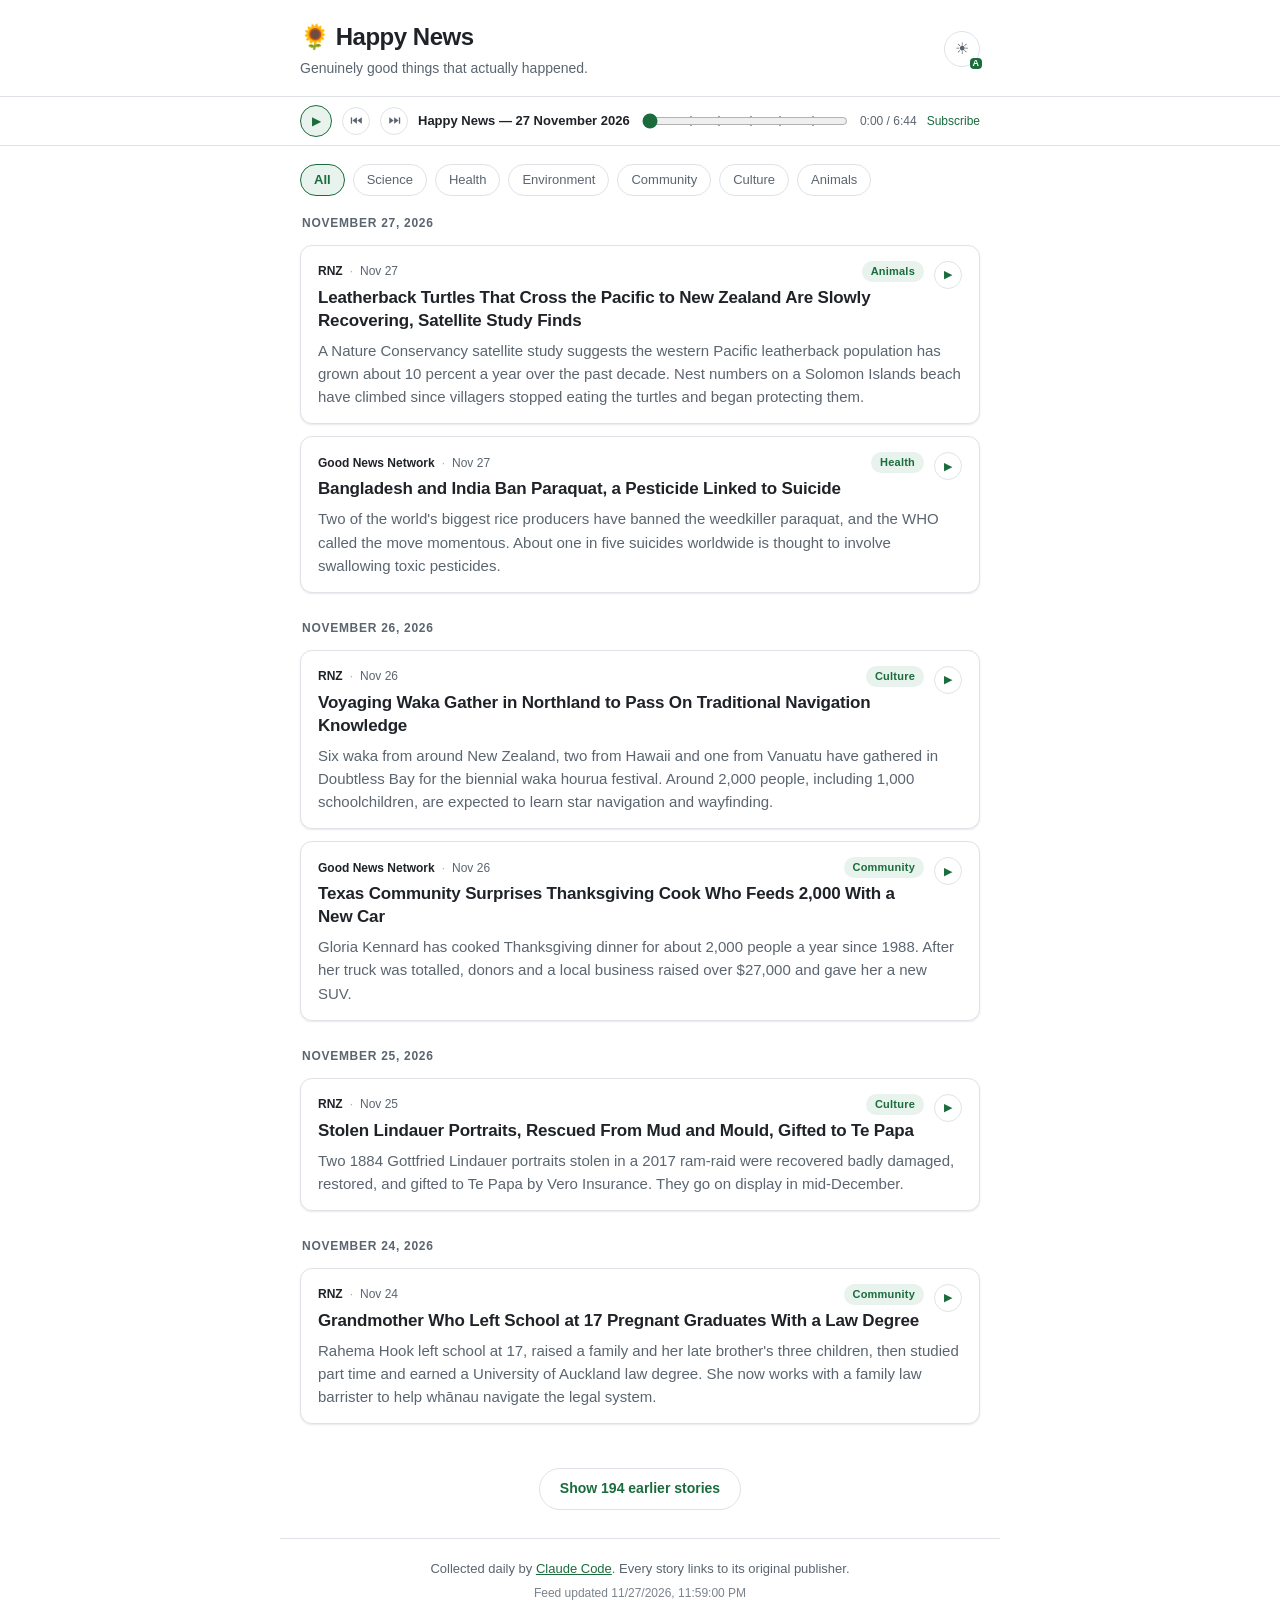
<file: index.html>
<!doctype html>
<html lang="en">
<head>
  <meta charset="utf-8">
  <meta name="viewport" content="width=device-width, initial-scale=1">
  <title>Happy News</title>
  <meta name="description" content="A daily feed of genuinely good news, collected automatically.">
  <link rel="icon" href="data:image/svg+xml,<svg xmlns='http://www.w3.org/2000/svg' viewBox='0 0 100 100'><text y='.9em' font-size='90'>🌻</text></svg>">
  <link rel="alternate" type="application/rss+xml" title="Happy News podcast" href="podcast.xml">
  <link rel="stylesheet" href="css/styles.css">
  <!-- Applies a saved theme choice before first paint so there's no flash. -->
  <script>
    (function () {
      try {
        var t = localStorage.getItem('theme');
        if (t === 'light' || t === 'dark') document.documentElement.setAttribute('data-theme', t);
      } catch (e) {}
    })();
  </script>
</head>
<body>
  <header class="masthead">
    <div class="masthead-inner">
      <div class="masthead-text">
        <h1><span aria-hidden="true">🌻</span> Happy News</h1>
        <p class="tagline">Genuinely good things that actually happened.</p>
      </div>
      <button class="theme-toggle" id="theme-toggle" type="button"
              aria-label="Switch theme"><span class="glyph" aria-hidden="true">◐</span><span class="auto-badge" aria-hidden="true">A</span></button>
    </div>
  </header>

  <!-- Revealed by js/episode.js only when there's an episode to play. -->
  <div class="player" id="player" hidden>
    <div class="player-inner">
      <button class="player-toggle" id="player-toggle" type="button"
              aria-label="Play the digest" aria-pressed="false"><span class="glyph">▶</span></button>
      <!-- Inline SVG, not ⏮/⏭: iOS renders those codepoints as full-colour
           Apple emoji, which ignores currentColor and looks boxed in the button. -->
      <button class="player-skip" id="player-prev" type="button"
              aria-label="Previous story"><svg class="icon" viewBox="0 0 16 16" aria-hidden="true">
          <path d="M14.5 4v8L9 8l5.5-4Z"/><path d="M8.5 4v8L3 8l5.5-4Z"/><rect x="1" y="4" width="1.6" height="8" rx=".7"/>
        </svg></button>
      <button class="player-skip" id="player-next" type="button"
              aria-label="Next story"><svg class="icon" viewBox="0 0 16 16" aria-hidden="true">
          <path d="M1.5 4v8L7 8 1.5 4Z"/><path d="M7.5 4v8L13 8 7.5 4Z"/><rect x="13.4" y="4" width="1.6" height="8" rx=".7"/>
        </svg></button>
      <span class="player-title" id="player-title"></span>
      <!-- The ticks layer marks where each story starts; js/episode.js fills it. -->
      <div class="player-track" id="player-track">
        <input class="player-seek" id="player-seek" type="range"
               min="0" max="0" value="0" step="1" aria-label="Seek">
        <div class="player-ticks" id="player-ticks" aria-hidden="true"></div>
      </div>
      <span class="player-time" id="player-time">0:00</span>
      <a class="player-rss" href="podcast.xml" title="Subscribe in a podcast app">Subscribe</a>
      <audio id="player-audio" preload="none"></audio>
    </div>
  </div>

  <!-- Shown by js/episode.js while the playing story is scrolled off screen. -->
  <button class="player-jump" id="player-jump" type="button" hidden
          aria-label="Scroll to the playing story"><span class="glyph">↓</span> Now playing</button>

  <nav class="filters" id="filters" aria-label="Filter by category"></nav>

  <main id="feed" class="feed" aria-live="polite">
    <p class="state">Loading the good news…</p>
  </main>

  <!-- Revealed by js/feed.js when there are older stories held back. -->
  <div class="more-wrap">
    <button class="more" id="more" type="button" hidden></button>
  </div>

  <footer class="footer">
    <p>
      Collected daily by <a href="https://claude.com/claude-code">Claude Code</a>.
      Every story links to its original publisher.
    </p>
    <p id="updated" class="updated"></p>
  </footer>

  <script src="js/theme.js"></script>
  <script src="js/episode.js"></script>
  <script src="js/feed.js"></script>
</body>
</html>
</file>
<file: css/styles.css>
:root {
  --bg: #ffffff;
  --surface: #ffffff;
  --surface-hover: #f7f9fc;
  --border: #dfe3e8;
  --text: #1f2328;
  --text-muted: #5b6570;
  --accent: #1a6c3d;
  --accent-soft: #e7f3ec;
  --shadow: 0 1px 2px rgba(16, 24, 40, .06), 0 1px 3px rgba(16, 24, 40, .04);
  --shadow-hover: 0 4px 10px rgba(16, 24, 40, .10);
  --radius: 12px;
  --maxw: 720px;
}

/* ---------- theme ----------
   Light is the default. The dark palette applies either when the OS asks for
   it (and the user hasn't overridden it) or when js/theme.js has stamped
   data-theme="dark" on <html>. The two selectors below are kept identical —
   edit both. */

:root[data-theme="dark"] {
  --bg: #14171a;
  --surface: #1c2024;
  --surface-hover: #232830;
  --border: #2f353d;
  --text: #e8eaed;
  --text-muted: #9aa4b0;
  --accent: #6ee7a0;
  --accent-soft: #1d3327;
  --shadow: none;
  --shadow-hover: 0 4px 12px rgba(0, 0, 0, .35);
}

@media (prefers-color-scheme: dark) {
  :root:not([data-theme="light"]) {
    --bg: #14171a;
    --surface: #1c2024;
    --surface-hover: #232830;
    --border: #2f353d;
    --text: #e8eaed;
    --text-muted: #9aa4b0;
    --accent: #6ee7a0;
    --accent-soft: #1d3327;
    --shadow: none;
    --shadow-hover: 0 4px 12px rgba(0, 0, 0, .35);
  }
}

/* Tell the browser which palette is active so form controls, scrollbars and
   the range input follow. */
:root { color-scheme: light; }
:root[data-theme="dark"] { color-scheme: dark; }
@media (prefers-color-scheme: dark) {
  :root:not([data-theme="light"]) { color-scheme: dark; }
}

* { box-sizing: border-box; }

body {
  margin: 0;
  background: var(--bg);
  color: var(--text);
  font: 16px/1.55 -apple-system, BlinkMacSystemFont, "Segoe UI", Roboto,
        "Helvetica Neue", Arial, sans-serif;
  -webkit-font-smoothing: antialiased;
}

a { color: inherit; }

/* ---------- masthead ---------- */

.masthead {
  border-bottom: 1px solid var(--border);
  background: var(--surface);
  position: sticky;
  top: 0;
  z-index: 10;
}

/* Scrolls away on phones — the content gets the screen, not the chrome. */
@media (max-width: 640px) {
  .masthead { position: static; }
}

.masthead-inner {
  max-width: var(--maxw);
  margin: 0 auto;
  padding: 18px 20px 16px;
  display: flex;
  align-items: center;
  justify-content: space-between;
  gap: 12px;
}

.masthead-text { min-width: 0; }

/* ---------- theme toggle ----------
   Cycles auto → light → dark (js/theme.js). The glyph shows the *current*
   effective scheme; the title says what a tap will do. */

.theme-toggle {
  flex: 0 0 auto;
  width: 36px;
  height: 36px;
  border-radius: 999px;
  border: 1px solid var(--border);
  background: var(--surface);
  color: var(--text-muted);
  font: inherit;
  font-size: 1rem;
  line-height: 1;
  display: inline-flex;
  align-items: center;
  justify-content: center;
  cursor: pointer;
  transition: background .15s, color .15s, border-color .15s;
}

.theme-toggle:hover {
  background: var(--accent-soft);
  border-color: var(--accent);
  color: var(--accent);
}

.theme-toggle:focus-visible {
  outline: 2px solid var(--accent);
  outline-offset: 2px;
}

/* A small "A" badge marks the auto (follow-the-OS) state. */
.theme-toggle .auto-badge {
  position: absolute;
  right: -3px;
  bottom: -3px;
  font-size: .5625rem;
  font-weight: 700;
  line-height: 1;
  padding: 1px 3px;
  border-radius: 4px;
  background: var(--accent);
  color: var(--bg);
  display: none;
}

.theme-toggle { position: relative; }
.theme-toggle[data-mode="auto"] .auto-badge { display: block; }

.masthead h1 {
  margin: 0;
  font-size: 1.5rem;
  letter-spacing: -.02em;
}

.tagline {
  margin: 3px 0 0;
  color: var(--text-muted);
  font-size: .875rem;
}

/* ---------- audio player ----------
   Built entirely from the custom properties above, so the dark-mode block at the
   top of this file restyles it with no extra rules. */

.player {
  position: sticky;
  /* Sits under the masthead (z-index 10), which is opaque, so on desktop it
     tucks beneath rather than colliding with it. */
  top: 0;
  z-index: 9;
  background: var(--surface);
  border-bottom: 1px solid var(--border);
}

/* The hidden attribute must win over the flex display below. */
.player[hidden] { display: none; }

.player-inner {
  max-width: var(--maxw);
  margin: 0 auto;
  padding: 8px 20px;
  display: flex;
  align-items: center;
  gap: 10px;
}

.player-toggle {
  flex: 0 0 auto;
  width: 32px;
  height: 32px;
  border-radius: 999px;
  border: 1px solid var(--accent);
  background: var(--accent-soft);
  color: var(--accent);
  font: inherit;
  font-size: .75rem;
  line-height: 1;
  cursor: pointer;
}

/* ---------- progress ring ----------
   An SVG circle laid over the round play buttons. Its dash offset is set by
   js/episode.js as playback advances, so the arc sweeps clockwise from 12
   o'clock like an App Store download. The glyph sits above it. */

.player-toggle,
.card-play {
  position: relative;
  padding: 0;
  display: inline-flex;
  align-items: center;
  justify-content: center;
}

.player-toggle .glyph,
.card-play .glyph {
  position: relative;
  z-index: 1;
}

.ring {
  position: absolute;
  /* Percentages resolve against the padding box, so -1px / +2px grows the ring
     back out over the 1px border: the stroke (8/100 of the width) then sits
     right on the button's edge. */
  inset: -1px;
  width: calc(100% + 2px);
  height: calc(100% + 2px);
  transform: rotate(-90deg);
  pointer-events: none;
}

.ring circle {
  fill: none;
  stroke-width: 8;
}

.ring-track { stroke: var(--border); opacity: 0; }

.ring-fill {
  stroke: var(--accent);
  stroke-linecap: round;
  opacity: 0;
  transition: stroke-dashoffset .25s linear, opacity .2s;
}

/* Only the button that's actually sounding shows a ring. */
.has-progress .ring-track { opacity: .6; }
.has-progress .ring-fill { opacity: 1; }
.card-play.has-progress,
.player-toggle.has-progress { border-color: transparent; }

.player-title {
  flex: 0 1 auto;
  font-size: .8125rem;
  font-weight: 600;
  white-space: nowrap;
  overflow: hidden;
  text-overflow: ellipsis;
}

/* Skip-to-story buttons. Bordered so they read as buttons rather than loose
   glyphs, but in grey against the transport's accent ring: same treatment as
   .card-play, which keeps play the obviously primary control. */
.player-skip {
  flex: 0 0 auto;
  width: 28px;
  height: 28px;
  padding: 0;
  display: inline-flex;
  align-items: center;
  justify-content: center;
  border: 1px solid var(--border);
  border-radius: 999px;
  background: var(--surface);
  color: var(--text-muted);
  font: inherit;
  line-height: 1;
  cursor: pointer;
}

/* Sized here rather than by font-size: the icons are SVG, so they take their
   fill from the button's colour and stay monochrome on every platform. */
.player-skip .icon {
  width: 13px;
  height: 13px;
  fill: currentColor;
  display: block;
}

.player-skip:hover {
  border-color: var(--accent);
  color: var(--accent);
  background: var(--accent-soft);
}

/* ---------- scrubber ----------
   The range input and the chapter ticks are stacked in one box: the ticks sit
   under the thumb but over the track, and pass clicks through to the input so
   the whole bar stays draggable. */
.player-track {
  position: relative;
  flex: 1 1 auto;
  min-width: 60px;
  display: flex;
  align-items: center;
}

.player-seek {
  flex: 1 1 auto;
  width: 100%;
  min-width: 0;
  accent-color: var(--accent);
  position: relative;
  z-index: 1;
}

.player-ticks {
  position: absolute;
  /* Inset by half a thumb so a tick lines up with where the thumb's centre
     lands at that time — the track is shorter than the element by one thumb. */
  left: 7px;
  right: 7px;
  top: 50%;
  height: 10px;
  transform: translateY(-50%);
  pointer-events: none;
}

.player-ticks .tick {
  position: absolute;
  top: 0;
  width: 2px;
  height: 100%;
  margin-left: -1px;
  border-radius: 1px;
  /* Outlined in the bar's own background so a tick stays legible against both
     halves of the track — the accent-filled played portion and the grey rest. */
  background: var(--text-muted);
  box-shadow: 0 0 0 1px var(--surface);
  opacity: .8;
}

.player-time {
  flex: 0 0 auto;
  font-size: .75rem;
  color: var(--text-muted);
  font-variant-numeric: tabular-nums;
}

.player-rss {
  flex: 0 0 auto;
  font-size: .75rem;
  color: var(--accent);
  text-decoration: none;
}

.player-rss:hover { text-decoration: underline; }

/* Per-story play button. Floated right like .thumb so the summary wraps beside
   it rather than leaving a gap. */
.card-play {
  float: right;
  margin: 0 0 6px 10px;
  width: 28px;
  height: 28px;
  border-radius: 999px;
  border: 1px solid var(--border);
  background: var(--surface);
  color: var(--accent);
  font: inherit;
  font-size: .6875rem;
  line-height: 1;
  cursor: pointer;
}

.card-play:hover { border-color: var(--accent); background: var(--accent-soft); }

.card.is-playing { border-color: var(--accent); }
.card.is-playing .card-play { background: var(--accent-soft); }

/* ---------- "jump to the playing story" arrow ----------
   A floating pill that appears when the playing card has scrolled out of
   view. Its arrow points toward the card; tapping it scrolls there. */

.player-jump {
  position: fixed;
  left: 50%;
  transform: translateX(-50%);
  /* Under the sticky masthead + player bar on desktop. */
  top: 146px;
  z-index: 12;
  display: inline-flex;
  align-items: center;
  gap: 6px;
  padding: 7px 14px 7px 11px;
  border-radius: 999px;
  border: 1px solid var(--accent);
  background: var(--accent);
  color: #fff;
  font: inherit;
  font-size: .8125rem;
  font-weight: 600;
  line-height: 1;
  box-shadow: var(--shadow-hover);
  cursor: pointer;
  animation: jump-in .2s ease-out;
}

.player-jump[hidden] { display: none; }

.player-jump .glyph { font-size: 1rem; }

/* Point from the bottom edge when the story is below the fold. */
.player-jump[data-dir="down"] {
  top: auto;
  bottom: 24px;
}

:root[data-theme="dark"] .player-jump { color: #0f1a13; }
@media (prefers-color-scheme: dark) {
  :root:not([data-theme="light"]) .player-jump { color: #0f1a13; }
}

@keyframes jump-in {
  from { opacity: 0; transform: translateX(-50%) scale(.9); }
  to   { opacity: 1; transform: translateX(-50%) scale(1); }
}

/* ---------- category filters ---------- */

.filters {
  max-width: var(--maxw);
  margin: 18px auto 0;
  padding: 0 20px;
  display: flex;
  flex-wrap: wrap;
  gap: 8px;
}

.filters button {
  font: inherit;
  font-size: .8125rem;
  padding: 5px 13px;
  border-radius: 999px;
  border: 1px solid var(--border);
  background: var(--surface);
  color: var(--text-muted);
  cursor: pointer;
  transition: background .15s, color .15s, border-color .15s;
}

.filters button:hover { background: var(--surface-hover); }

.filters button[aria-pressed="true"] {
  background: var(--accent-soft);
  border-color: var(--accent);
  color: var(--accent);
  font-weight: 600;
}

/* ---------- feed ---------- */

.feed {
  max-width: var(--maxw);
  margin: 0 auto;
  padding: 18px 20px 40px;
  display: flex;
  flex-direction: column;
  gap: 12px;
}

.card {
  display: block;
  text-decoration: none;
  color: inherit;
  background: var(--surface);
  border: 1px solid var(--border);
  border-radius: var(--radius);
  padding: 15px 17px;
  box-shadow: var(--shadow);
  transition: box-shadow .15s, border-color .15s, transform .15s;
}

.card:hover {
  border-color: var(--accent);
  box-shadow: var(--shadow-hover);
  transform: translateY(-1px);
}

.card:focus-visible {
  outline: 2px solid var(--accent);
  outline-offset: 2px;
}

.meta {
  display: flex;
  align-items: center;
  flex-wrap: wrap;
  gap: 7px;
  font-size: .75rem;
  color: var(--text-muted);
  margin-bottom: 5px;
}

.source { font-weight: 600; color: var(--text); }

.dot { opacity: .5; }

.tag {
  margin-left: auto;
  background: var(--accent-soft);
  color: var(--accent);
  border-radius: 999px;
  padding: 2px 9px;
  font-weight: 600;
  font-size: .6875rem;
  letter-spacing: .02em;
}

.card h2 {
  margin: 0 0 6px;
  font-size: 1.0625rem;
  line-height: 1.35;
  letter-spacing: -.01em;
}

/* Float the thumbnail so text flows around it — a short headline lets the
   summary wrap alongside rather than starting below the image. */
.has-thumb::after {
  content: '';
  display: block;
  clear: both;
}

.thumb {
  float: right;
  margin: 0 0 8px 13px;
  width: 92px;
  height: 92px;
  border-radius: 8px;
  overflow: hidden;
  background: var(--surface-hover);
}

.thumb img {
  width: 100%;
  height: 100%;
  object-fit: cover;
  display: block;
}

.card:hover h2 { color: var(--accent); }

.summary {
  margin: 0;
  color: var(--text-muted);
  font-size: .9375rem;
}

/* ---------- date separators ---------- */

.daybreak {
  font-size: .75rem;
  font-weight: 700;
  text-transform: uppercase;
  letter-spacing: .06em;
  color: var(--text-muted);
  margin: 14px 2px 0;
}

.daybreak:first-child { margin-top: 0; }

/* ---------- "show earlier stories" ----------
   The feed opens on the latest run only; this reveals the archive below it. */

.more-wrap {
  max-width: var(--maxw);
  margin: 0 auto;
  padding: 4px 20px 28px;
  text-align: center;
}

.more {
  font: inherit;
  font-size: .875rem;
  font-weight: 600;
  color: var(--accent);
  background: var(--surface);
  border: 1px solid var(--border);
  border-radius: 999px;
  padding: 9px 20px;
  cursor: pointer;
}

.more:hover {
  border-color: var(--accent);
  background: var(--accent-soft);
}

.more[hidden] { display: none; }

/* ---------- states & footer ---------- */

.state {
  color: var(--text-muted);
  text-align: center;
  padding: 44px 0;
  margin: 0;
}

.footer {
  border-top: 1px solid var(--border);
  max-width: var(--maxw);
  margin: 0 auto;
  padding: 20px;
  color: var(--text-muted);
  font-size: .8125rem;
  text-align: center;
}

.footer p { margin: 0 0 5px; }
.footer a { color: var(--accent); }
.updated { font-size: .75rem; opacity: .8; }

/* ---------- phones: full-bleed, content first ---------- */

@media (max-width: 640px) {
  .masthead-inner { padding: 14px 16px 12px; }
  .masthead h1 { font-size: 1.25rem; }

  .filters {
    margin-top: 12px;
    padding: 0 16px;
    /* One scrollable row rather than a wrapping block that eats vertical space. */
    flex-wrap: nowrap;
    overflow-x: auto;
    scrollbar-width: none;
  }
  .filters::-webkit-scrollbar { display: none; }
  .filters button { flex: 0 0 auto; }

  .feed {
    padding: 4px 0 24px;
    gap: 0;
  }

  /* Edge-to-edge, separated by rules instead of floating cards. */
  .card {
    border: none;
    border-radius: 0;
    box-shadow: none;
    border-bottom: 1px solid var(--border);
    padding: 15px 16px;
    background: none;
  }

  .card:hover {
    transform: none;
    box-shadow: none;
    border-color: var(--border);
  }

  .card h2 { font-size: 1.0625rem; }
  .summary { font-size: .9375rem; }

  .daybreak {
    margin: 0;
    padding: 16px 16px 7px;
    background: var(--bg);
  }

  .thumb {
    width: 76px;
    height: 76px;
    margin-left: 12px;
  }

  .footer { padding: 20px 16px; }

  /* The masthead scrolls away on phones, so a sticky bar under it would have
     nothing to stick to. Pin the transport to the bottom instead — the usual
     place for it on a phone, and always in reach. */
  .player {
    position: fixed;
    top: auto;
    bottom: 0;
    left: 0;
    right: 0;
    z-index: 11;
    border-bottom: none;
    border-top: 1px solid var(--border);
    /* Clear the iOS home indicator. */
    padding-bottom: env(safe-area-inset-bottom, 0);
  }

  .player-inner { padding: 8px 16px; gap: 8px; }

  /* Narrow screens: the transport matters more than the episode name. */
  .player-title { display: none; }
  .player-rss { display: none; }

  /* Keep the last card clear of the fixed bar. When the archive is still
     collapsed the button is the last thing above it, so it takes the gap
     instead — otherwise the feed's padding sits between them and the button
     ends up under the bar. */
  body:has(.player:not([hidden])) .feed { padding-bottom: 68px; }
  body:has(.player:not([hidden])):has(.more:not([hidden])) .feed { padding-bottom: 4px; }
  body:has(.player:not([hidden])) .more-wrap { padding-bottom: 76px; }

  /* The bar is tight on a phone; trim the skip buttons a little. Their border
     means they still read as buttons at this size. */
  .player-skip { width: 26px; height: 26px; }

  /* The masthead scrolls away and the player is pinned to the bottom, so the
     arrow hugs the top edge when pointing up and floats above the bar when
     pointing down. */
  .player-jump { top: 12px; }
  .player-jump[data-dir="down"] {
    top: auto;
    bottom: calc(72px + env(safe-area-inset-bottom, 0));
  }
}
</file>
